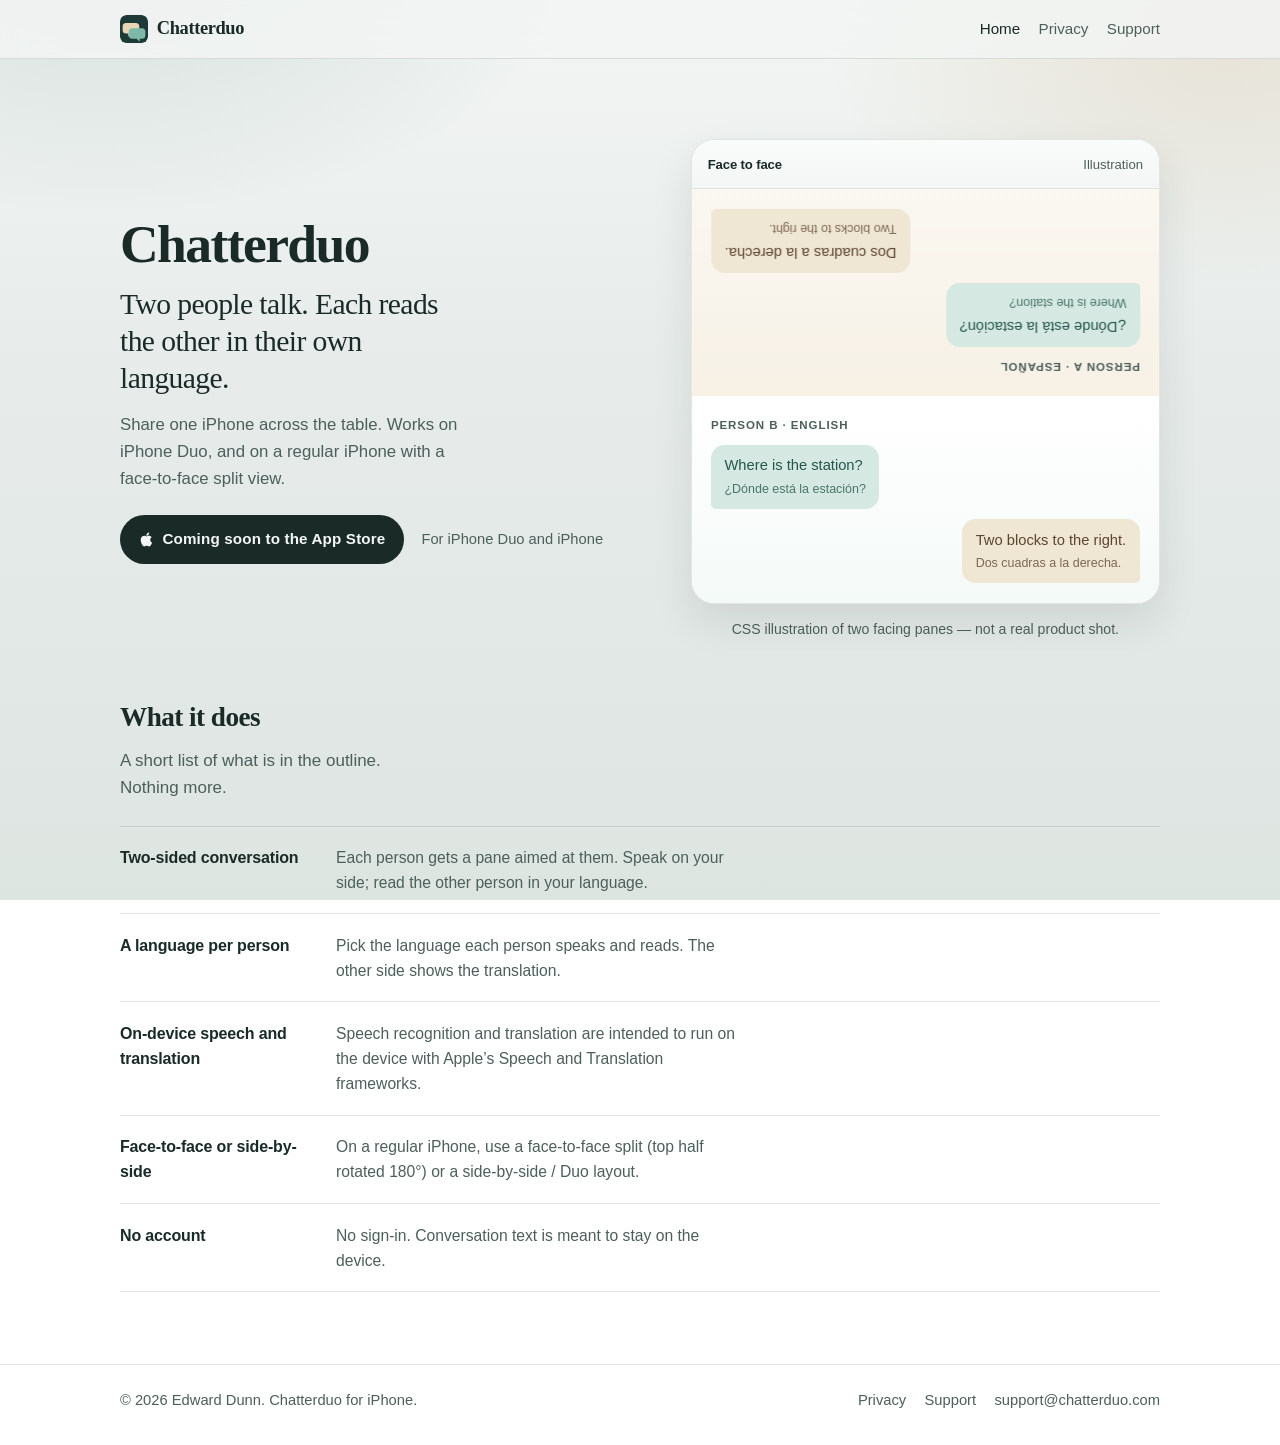
<file: index.html>
<!DOCTYPE html>
<html lang="en">
<head>
  <meta charset="utf-8">
  <meta name="viewport" content="width=device-width, initial-scale=1">
  <title>Chatterduo — talk across one iPhone, each in your own language</title>
  <meta name="description" content="Chatterduo lets two people talk across one iPhone. Each person reads the conversation in their own language. Works on iPhone Duo and regular iPhone. Coming soon to the App Store.">
  <link rel="canonical" href="https://erdtheturd.github.io/chatterduo/">
  <!-- When https://chatterduo.com is live, point canonical / OG / Twitter URLs there. -->
  <meta name="theme-color" content="#e7ecea">

  <meta property="og:type" content="website">
  <meta property="og:site_name" content="Chatterduo">
  <meta property="og:locale" content="en_US">
  <meta property="og:url" content="https://erdtheturd.github.io/chatterduo/">
  <meta property="og:title" content="Chatterduo — talk across one iPhone, each in your own language">
  <meta property="og:description" content="Two people, one iPhone. Each reads the other in their own language. For iPhone Duo and regular iPhone.">
  <meta property="og:image" content="https://erdtheturd.github.io/chatterduo/assets/favicon.svg">
  <meta property="og:image:alt" content="Chatterduo mark">

  <meta name="twitter:card" content="summary">
  <meta name="twitter:title" content="Chatterduo — talk across one iPhone, each in your own language">
  <meta name="twitter:description" content="Two people, one iPhone. Each reads the other in their own language. For iPhone Duo and regular iPhone.">
  <meta name="twitter:image" content="https://erdtheturd.github.io/chatterduo/assets/favicon.svg">

  <link rel="icon" href="assets/favicon.svg" type="image/svg+xml">
  <link rel="apple-touch-icon" href="assets/favicon.svg">
  <link rel="stylesheet" href="assets/styles.css">
</head>
<body>
  <a class="skip" href="#main">Skip to content</a>

  <header class="site-header">
    <nav class="nav" aria-label="Primary">
      <a class="brand" href="./" aria-current="page">
        <img class="brand-mark" src="assets/favicon.svg" width="28" height="28" alt="">
        <span>Chatterduo</span>
      </a>
      <ul class="nav-links">
        <li><a href="./" aria-current="page">Home</a></li>
        <li><a href="privacy.html">Privacy</a></li>
        <li><a href="support.html">Support</a></li>
      </ul>
    </nav>
  </header>

  <main id="main">
    <section class="hero">
      <div class="wrap hero-inner">
        <div class="hero-copy">
          <p class="wordmark">Chatterduo</p>
          <h1>Two people talk. Each reads the other in their own language.</h1>
          <p class="lede">Share one iPhone across the table. Works on iPhone Duo, and on a regular iPhone with a face-to-face split view.</p>
          <div class="hero-cta">
            <a class="btn-soon" href="#" aria-label="Coming soon to the App Store">
              <svg viewBox="0 0 24 24" aria-hidden="true" focusable="false">
                <path fill="currentColor" d="M18.71 19.5c-.83 1.24-1.71 2.45-3.05 2.47-1.34.03-1.77-.79-3.29-.79-1.53 0-2 .77-3.27.82-1.31.05-2.3-1.32-3.14-2.53C4.25 17 2.94 12.45 4.7 9.39c.87-1.52 2.43-2.48 4.12-2.51 1.28-.02 2.5.87 3.29.87.78 0 2.26-1.07 3.81-.91.65.03 2.47.26 3.64 1.98-.09.06-2.17 1.28-2.15 3.81.03 3.02 2.65 4.03 2.68 4.04-.03.07-.42 1.44-1.38 2.83M13 3.5c.73-.83 1.94-1.46 2.94-1.5.13 1.17-.34 2.35-1.04 3.19-.69.85-1.83 1.51-2.95 1.42-.15-1.15.41-2.35 1.05-3.11z"/>
              </svg>
              Coming soon to the App Store
            </a>
            <p class="device-note">For iPhone Duo and iPhone</p>
          </div>
        </div>

        <div>
          <figure class="device" aria-label="Illustration of a face-to-face conversation view. Not a product screenshot.">
            <div class="device-chrome">
              <strong>Face to face</strong>
              <span>Illustration</span>
            </div>
            <div class="face-stage">
              <div class="pane pane-top">
                <p class="pane-label">Person A · Español</p>
                <div class="bubble bubble-a">¿Dónde está la estación?<small>Where is the station?</small></div>
                <div class="bubble bubble-b">Dos cuadras a la derecha.<small>Two blocks to the right.</small></div>
              </div>
              <div class="pane pane-bottom">
                <p class="pane-label">Person B · English</p>
                <div class="bubble bubble-a">Where is the station?<small>¿Dónde está la estación?</small></div>
                <div class="bubble bubble-b">Two blocks to the right.<small>Dos cuadras a la derecha.</small></div>
              </div>
            </div>
          </figure>
          <p class="caption">CSS illustration of two facing panes — not a real product shot.</p>
        </div>
      </div>
    </section>

    <section class="features" id="features" aria-labelledby="features-title">
      <div class="wrap">
        <div class="features-head">
          <h2 id="features-title">What it does</h2>
          <p>A short list of what is in the outline. Nothing more.</p>
        </div>
        <ul class="feature-list">
          <li>
            <h3>Two-sided conversation</h3>
            <p>Each person gets a pane aimed at them. Speak on your side; read the other person in your language.</p>
          </li>
          <li>
            <h3>A language per person</h3>
            <p>Pick the language each person speaks and reads. The other side shows the translation.</p>
          </li>
          <li>
            <h3>On-device speech and translation</h3>
            <p>Speech recognition and translation are intended to run on the device with Apple’s Speech and Translation frameworks.</p>
          </li>
          <li>
            <h3>Face-to-face or side-by-side</h3>
            <p>On a regular iPhone, use a face-to-face split (top half rotated 180°) or a side-by-side / Duo layout.</p>
          </li>
          <li>
            <h3>No account</h3>
            <p>No sign-in. Conversation text is meant to stay on the device.</p>
          </li>
        </ul>
      </div>
    </section>
  </main>

  <footer class="site-footer">
    <div class="wrap footer-inner">
      <p>&copy; 2026 Edward Dunn. Chatterduo for iPhone.</p>
      <div class="footer-links">
        <a href="privacy.html">Privacy</a>
        <a href="support.html">Support</a>
        <a href="mailto:support@chatterduo.com">support@chatterduo.com</a>
      </div>
    </div>
  </footer>
</body>
</html>
</file>
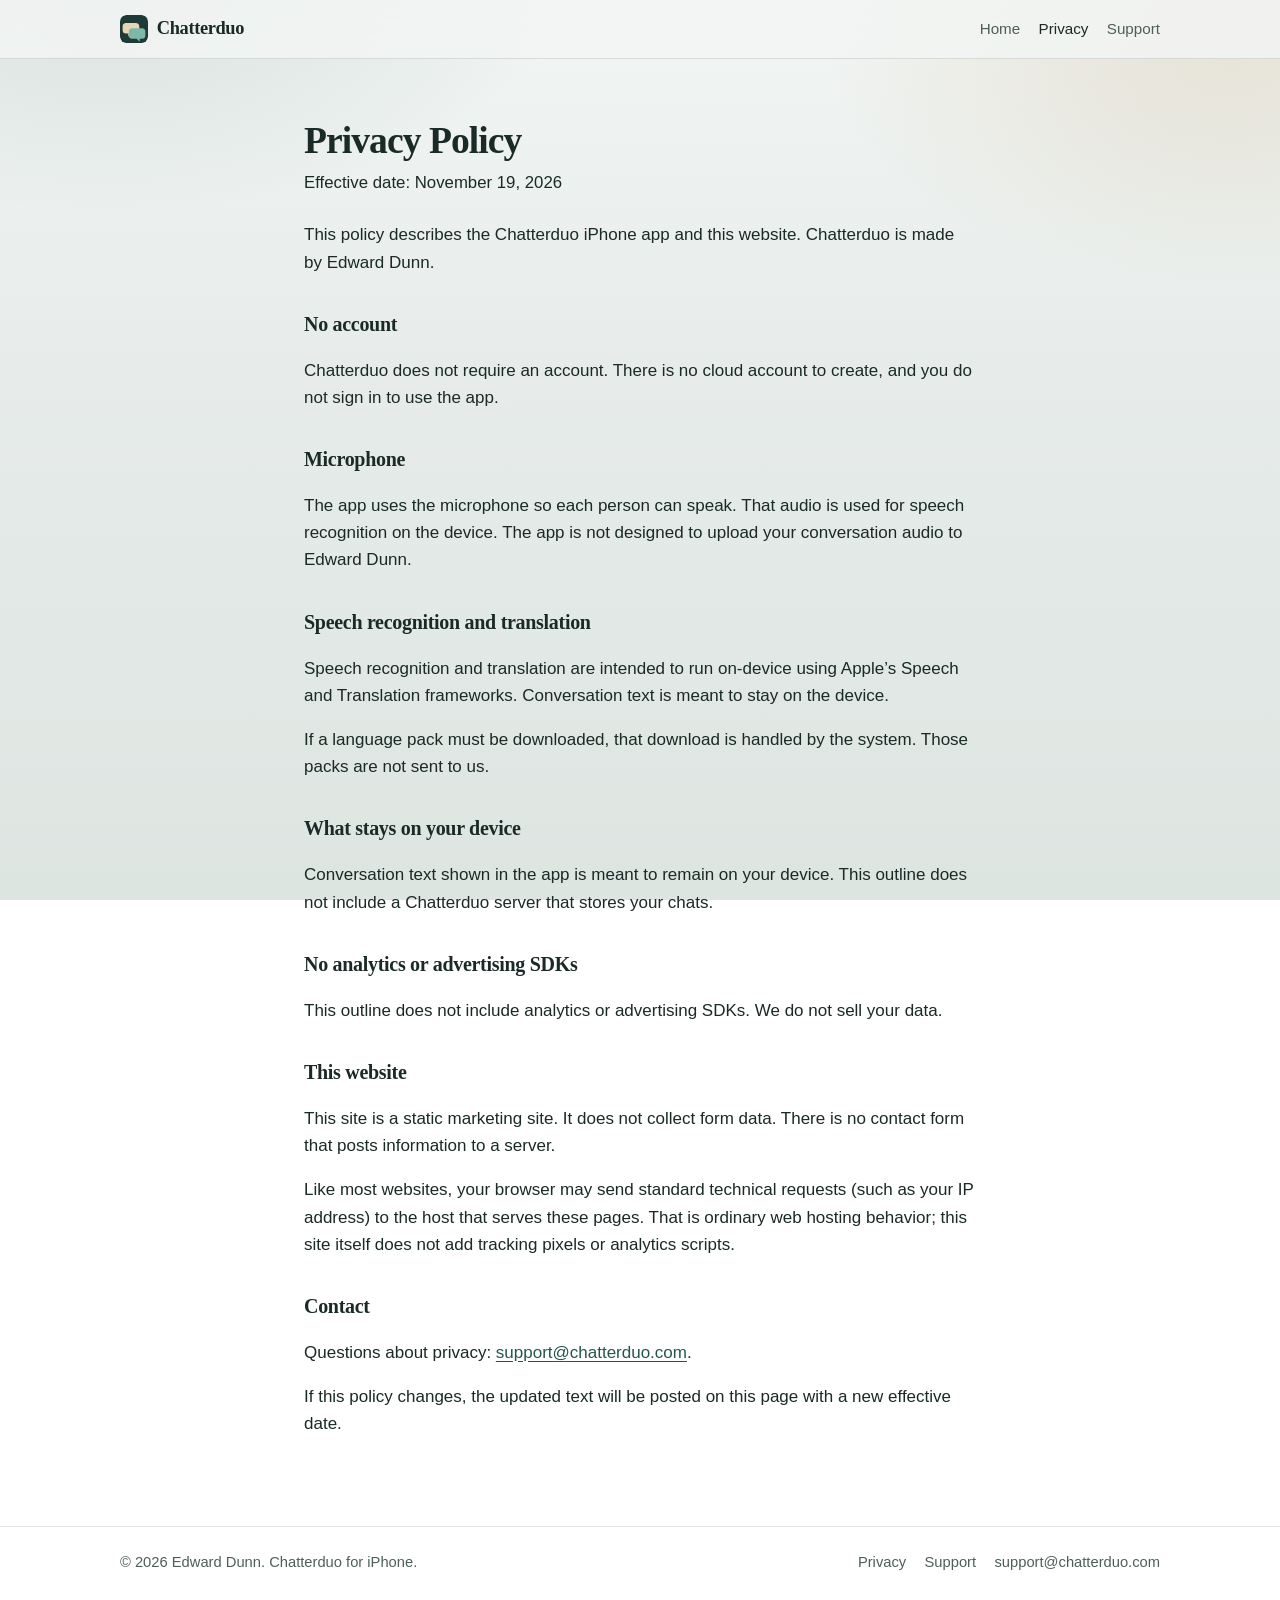
<file: privacy.html>
<!DOCTYPE html>
<html lang="en">
<head>
  <meta charset="utf-8">
  <meta name="viewport" content="width=device-width, initial-scale=1">
  <title>Privacy Policy — Chatterduo</title>
  <meta name="description" content="Chatterduo privacy policy: microphone for speech, on-device recognition and translation, no account, no analytics or ads in this outline.">
  <link rel="canonical" href="https://erdtheturd.github.io/chatterduo/privacy.html">
  <!-- When https://chatterduo.com is live, point canonical / OG / Twitter URLs there. -->
  <meta name="theme-color" content="#e7ecea">

  <meta property="og:type" content="website">
  <meta property="og:site_name" content="Chatterduo">
  <meta property="og:locale" content="en_US">
  <meta property="og:url" content="https://erdtheturd.github.io/chatterduo/privacy.html">
  <meta property="og:title" content="Privacy Policy — Chatterduo">
  <meta property="og:description" content="Microphone for speech, on-device recognition and translation, no account, no analytics or ads in this outline.">
  <meta property="og:image" content="https://erdtheturd.github.io/chatterduo/assets/favicon.svg">
  <meta property="og:image:alt" content="Chatterduo mark">

  <meta name="twitter:card" content="summary">
  <meta name="twitter:title" content="Privacy Policy — Chatterduo">
  <meta name="twitter:description" content="Microphone for speech, on-device recognition and translation, no account, no analytics or ads in this outline.">
  <meta name="twitter:image" content="https://erdtheturd.github.io/chatterduo/assets/favicon.svg">

  <link rel="icon" href="assets/favicon.svg" type="image/svg+xml">
  <link rel="apple-touch-icon" href="assets/favicon.svg">
  <link rel="stylesheet" href="assets/styles.css">
</head>
<body>
  <a class="skip" href="#main">Skip to content</a>

  <header class="site-header">
    <nav class="nav" aria-label="Primary">
      <a class="brand" href="./">
        <img class="brand-mark" src="assets/favicon.svg" width="28" height="28" alt="">
        <span>Chatterduo</span>
      </a>
      <ul class="nav-links">
        <li><a href="./">Home</a></li>
        <li><a href="privacy.html" aria-current="page">Privacy</a></li>
        <li><a href="support.html">Support</a></li>
      </ul>
    </nav>
  </header>

  <main id="main" class="page">
    <div class="page-narrow">
      <h1>Privacy Policy</h1>
      <p class="lede">Effective date: November 19, 2026</p>

      <p>This policy describes the Chatterduo iPhone app and this website. Chatterduo is made by Edward Dunn.</p>

      <h2>No account</h2>
      <p>Chatterduo does not require an account. There is no cloud account to create, and you do not sign in to use the app.</p>

      <h2>Microphone</h2>
      <p>The app uses the microphone so each person can speak. That audio is used for speech recognition on the device. The app is not designed to upload your conversation audio to Edward Dunn.</p>

      <h2>Speech recognition and translation</h2>
      <p>Speech recognition and translation are intended to run on-device using Apple’s Speech and Translation frameworks. Conversation text is meant to stay on the device.</p>
      <p>If a language pack must be downloaded, that download is handled by the system. Those packs are not sent to us.</p>

      <h2>What stays on your device</h2>
      <p>Conversation text shown in the app is meant to remain on your device. This outline does not include a Chatterduo server that stores your chats.</p>

      <h2>No analytics or advertising SDKs</h2>
      <p>This outline does not include analytics or advertising SDKs. We do not sell your data.</p>

      <h2>This website</h2>
      <p>This site is a static marketing site. It does not collect form data. There is no contact form that posts information to a server.</p>
      <p>Like most websites, your browser may send standard technical requests (such as your IP address) to the host that serves these pages. That is ordinary web hosting behavior; this site itself does not add tracking pixels or analytics scripts.</p>

      <h2>Contact</h2>
      <p>Questions about privacy: <a href="mailto:support@chatterduo.com">support@chatterduo.com</a>.</p>

      <p>If this policy changes, the updated text will be posted on this page with a new effective date.</p>
    </div>
  </main>

  <footer class="site-footer">
    <div class="wrap footer-inner">
      <p>&copy; 2026 Edward Dunn. Chatterduo for iPhone.</p>
      <div class="footer-links">
        <a href="privacy.html">Privacy</a>
        <a href="support.html">Support</a>
        <a href="mailto:support@chatterduo.com">support@chatterduo.com</a>
      </div>
    </div>
  </footer>
</body>
</html>
</file>
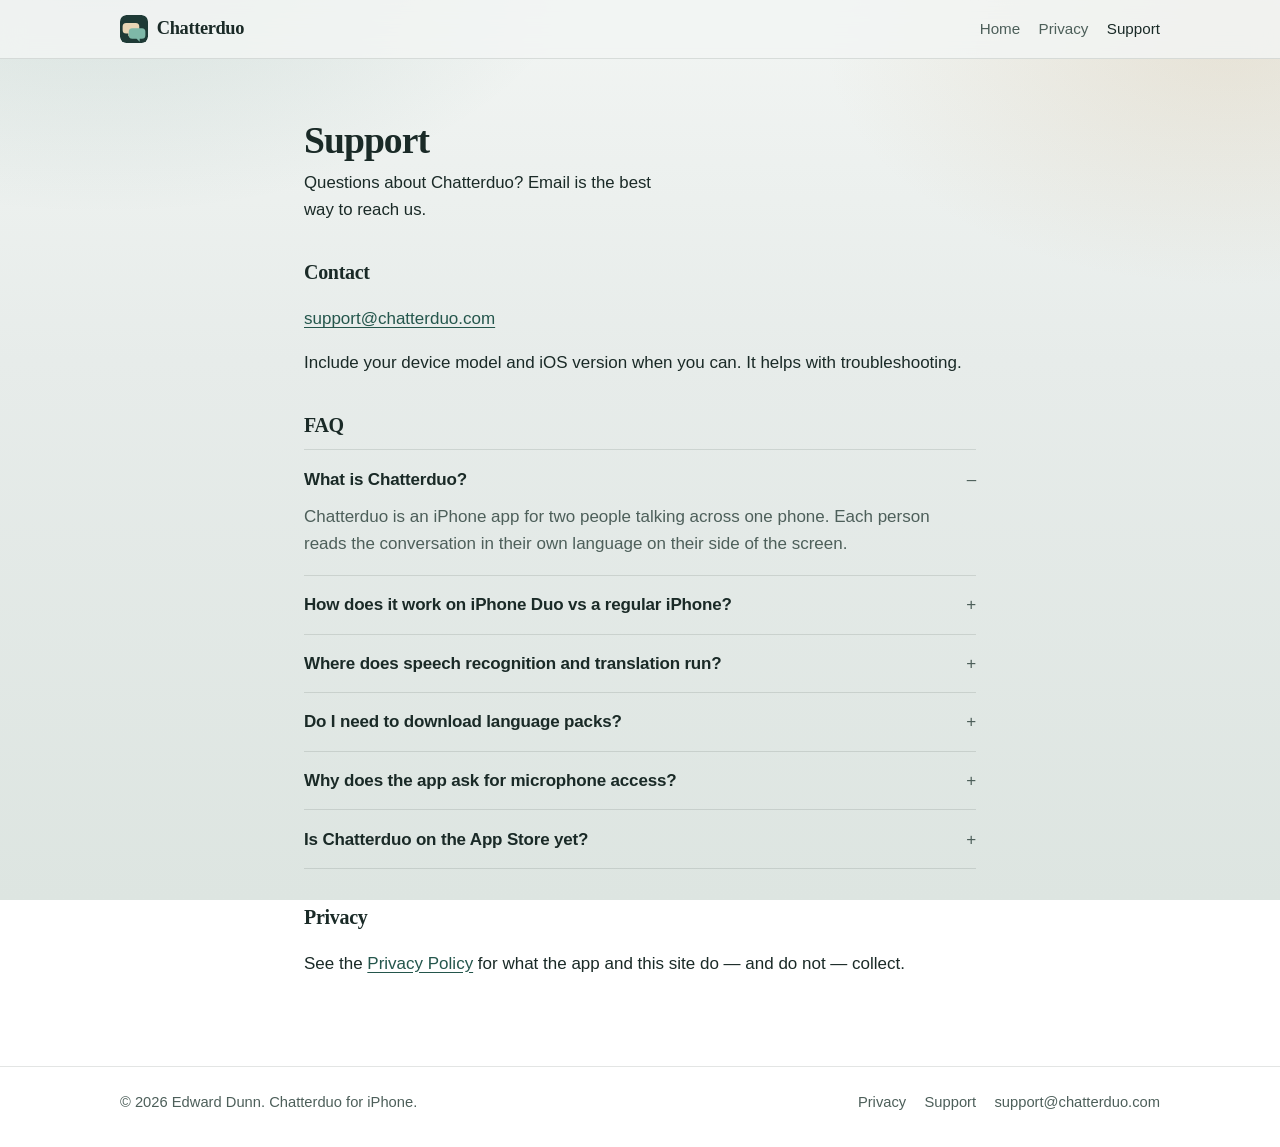
<file: support.html>
<!DOCTYPE html>
<html lang="en">
<head>
  <meta charset="utf-8">
  <meta name="viewport" content="width=device-width, initial-scale=1">
  <title>Support — Chatterduo</title>
  <meta name="description" content="Chatterduo support and FAQ. Contact support@chatterduo.com. Duo vs regular iPhone, on-device speech and translation, language packs, mic permission.">
  <link rel="canonical" href="https://erdtheturd.github.io/chatterduo/support.html">
  <!-- When https://chatterduo.com is live, point canonical / OG / Twitter URLs there. -->
  <meta name="theme-color" content="#e7ecea">

  <meta property="og:type" content="website">
  <meta property="og:site_name" content="Chatterduo">
  <meta property="og:locale" content="en_US">
  <meta property="og:url" content="https://erdtheturd.github.io/chatterduo/support.html">
  <meta property="og:title" content="Support — Chatterduo">
  <meta property="og:description" content="Contact support@chatterduo.com. FAQ on Duo layout, on-device translation, language packs, and mic permission.">
  <meta property="og:image" content="https://erdtheturd.github.io/chatterduo/assets/favicon.svg">
  <meta property="og:image:alt" content="Chatterduo mark">

  <meta name="twitter:card" content="summary">
  <meta name="twitter:title" content="Support — Chatterduo">
  <meta name="twitter:description" content="Contact support@chatterduo.com. FAQ on Duo layout, on-device translation, language packs, and mic permission.">
  <meta name="twitter:image" content="https://erdtheturd.github.io/chatterduo/assets/favicon.svg">

  <link rel="icon" href="assets/favicon.svg" type="image/svg+xml">
  <link rel="apple-touch-icon" href="assets/favicon.svg">
  <link rel="stylesheet" href="assets/styles.css">
</head>
<body>
  <a class="skip" href="#main">Skip to content</a>

  <header class="site-header">
    <nav class="nav" aria-label="Primary">
      <a class="brand" href="./">
        <img class="brand-mark" src="assets/favicon.svg" width="28" height="28" alt="">
        <span>Chatterduo</span>
      </a>
      <ul class="nav-links">
        <li><a href="./">Home</a></li>
        <li><a href="privacy.html">Privacy</a></li>
        <li><a href="support.html" aria-current="page">Support</a></li>
      </ul>
    </nav>
  </header>

  <main id="main" class="page">
    <div class="page-narrow">
      <h1>Support</h1>
      <p class="lede">Questions about Chatterduo? Email is the best way to reach us.</p>

      <h2>Contact</h2>
      <p><a href="mailto:support@chatterduo.com">support@chatterduo.com</a></p>
      <p>Include your device model and iOS version when you can. It helps with troubleshooting.</p>

      <h2>FAQ</h2>
      <div class="faq">
        <details open>
          <summary>What is Chatterduo?</summary>
          <p>Chatterduo is an iPhone app for two people talking across one phone. Each person reads the conversation in their own language on their side of the screen.</p>
        </details>
        <details>
          <summary>How does it work on iPhone Duo vs a regular iPhone?</summary>
          <p>On iPhone Duo, the two panes can sit in a Duo / side-by-side layout. On a regular iPhone, you can use a face-to-face split (top half rotated 180° so someone across the table can read) or switch to a side-by-side layout.</p>
        </details>
        <details>
          <summary>Where does speech recognition and translation run?</summary>
          <p>They are intended to run on-device with Apple’s Speech and Translation frameworks. Conversation text is meant to stay on the device.</p>
        </details>
        <details>
          <summary>Do I need to download language packs?</summary>
          <p>Some languages may need a system language pack. That download is handled by the system and is not sent to us.</p>
        </details>
        <details>
          <summary>Why does the app ask for microphone access?</summary>
          <p>So each person can speak. The microphone is used for speech recognition. See the <a href="privacy.html">Privacy Policy</a> for more detail.</p>
        </details>
        <details>
          <summary>Is Chatterduo on the App Store yet?</summary>
          <p>Not yet. It is coming soon to the App Store. This site is an outline while the app is still being finished.</p>
        </details>
      </div>

      <h2>Privacy</h2>
      <p>See the <a href="privacy.html">Privacy Policy</a> for what the app and this site do — and do not — collect.</p>
    </div>
  </main>

  <footer class="site-footer">
    <div class="wrap footer-inner">
      <p>&copy; 2026 Edward Dunn. Chatterduo for iPhone.</p>
      <div class="footer-links">
        <a href="privacy.html">Privacy</a>
        <a href="support.html">Support</a>
        <a href="mailto:support@chatterduo.com">support@chatterduo.com</a>
      </div>
    </div>
  </footer>
</body>
</html>
</file>
<file: assets/styles.css>
/* Chatterduo marketing site — static, plain, product-studio. */

:root {
  --bg: #e7ecea;
  --bg-elevated: #f2f5f3;
  --ink: #1a2a27;
  --muted: #4d5f5a;
  --line: rgba(26, 42, 39, 0.12);
  --accent: #2f6b5f;
  --accent-soft: #d5e8e2;
  --accent-ink: #24564c;
  --warm: #c4a574;
  --warm-soft: #f0e6d4;
  --panel: #ffffff;
  --panel-b: #f7f1e6;
  --shade-a: rgba(47, 107, 95, 0.16);
  --shade-b: rgba(196, 165, 116, 0.22);
  --max: 1040px;
  --pad: clamp(1.25rem, 4vw, 2.5rem);
  --radius: 1.1rem;
  --font: "Avenir Next", Avenir, "Segoe UI", "Helvetica Neue", Helvetica, sans-serif;
  --display: "Iowan Old Style", "Palatino Linotype", Palatino, "Book Antiqua", Georgia, serif;
  --theme-color: #e7ecea;
}

*,
*::before,
*::after {
  box-sizing: border-box;
}

html {
  scroll-behavior: smooth;
}

@media (prefers-reduced-motion: reduce) {
  html {
    scroll-behavior: auto;
  }

  *,
  *::before,
  *::after {
    animation: none !important;
    transition: none !important;
  }
}

body {
  margin: 0;
  color: var(--ink);
  background:
    radial-gradient(900px 520px at 8% -8%, var(--shade-a), transparent 55%),
    radial-gradient(780px 480px at 96% 4%, var(--shade-b), transparent 52%),
    linear-gradient(180deg, var(--bg-elevated) 0%, var(--bg) 40%, #dde5e1 100%);
  background-attachment: fixed;
  font: 17px/1.6 var(--font);
  -webkit-font-smoothing: antialiased;
  text-rendering: optimizeLegibility;
  min-height: 100vh;
}

img,
svg {
  max-width: 100%;
  height: auto;
  vertical-align: middle;
}

a {
  color: var(--accent-ink);
  text-underline-offset: 0.16em;
}

a:hover {
  color: var(--accent);
}

a:focus-visible {
  outline: 2px solid var(--accent);
  outline-offset: 3px;
  border-radius: 3px;
}

.skip {
  position: absolute;
  left: -9999px;
  top: 0;
}

.skip:focus {
  left: var(--pad);
  top: 0.75rem;
  z-index: 100;
  background: var(--ink);
  color: var(--bg);
  padding: 0.5rem 0.75rem;
  text-decoration: none;
}

.wrap {
  width: min(100% - 2 * var(--pad), var(--max));
  margin-inline: auto;
}

/* Header */

.site-header {
  position: sticky;
  top: 0;
  z-index: 20;
  backdrop-filter: blur(12px);
  -webkit-backdrop-filter: blur(12px);
  background: color-mix(in srgb, var(--bg-elevated) 84%, transparent);
  border-bottom: 1px solid var(--line);
}

.nav {
  display: flex;
  align-items: center;
  justify-content: space-between;
  gap: 1rem;
  padding: 0.9rem 0;
  width: min(100% - 2 * var(--pad), var(--max));
  margin-inline: auto;
}

.brand {
  display: inline-flex;
  align-items: center;
  gap: 0.55rem;
  color: var(--ink);
  text-decoration: none;
  font-family: var(--display);
  font-weight: 600;
  font-size: 1.15rem;
  letter-spacing: -0.02em;
}

.brand:hover {
  color: var(--ink);
}

.brand-mark {
  flex: none;
  width: 1.75rem;
  height: 1.75rem;
  border-radius: 0.4rem;
}

.nav-links {
  display: flex;
  gap: 1.15rem;
  list-style: none;
  margin: 0;
  padding: 0;
  font-size: 0.95rem;
}

.nav-links a {
  color: var(--muted);
  text-decoration: none;
}

.nav-links a:hover,
.nav-links a[aria-current="page"] {
  color: var(--ink);
}

/* Hero */

.hero {
  padding: clamp(2.75rem, 8vw, 5rem) 0 clamp(2.25rem, 5vw, 3.5rem);
}

.hero-inner {
  display: grid;
  gap: clamp(2rem, 5vw, 3.25rem);
  align-items: center;
}

@media (min-width: 860px) {
  .hero-inner {
    grid-template-columns: 1.05fr 0.95fr;
  }
}

.wordmark {
  margin: 0 0 0.85rem;
  font-family: var(--display);
  font-size: clamp(2.4rem, 6vw, 3.35rem);
  font-weight: 600;
  letter-spacing: -0.03em;
  line-height: 1.05;
  color: var(--ink);
}

.hero h1 {
  margin: 0 0 1rem;
  font-family: var(--display);
  font-size: clamp(1.45rem, 3.2vw, 1.85rem);
  font-weight: 500;
  letter-spacing: -0.02em;
  line-height: 1.25;
  color: var(--ink);
  max-width: 22ch;
}

.lede {
  margin: 0 0 1.35rem;
  color: var(--muted);
  font-size: 1.05rem;
  max-width: 38ch;
}

.hero-cta {
  display: flex;
  flex-wrap: wrap;
  align-items: center;
  gap: 0.85rem 1.1rem;
}

.btn-soon {
  display: inline-flex;
  align-items: center;
  justify-content: center;
  gap: 0.45rem;
  padding: 0.78rem 1.15rem;
  border-radius: 999px;
  background: var(--ink);
  color: #f4f7f5;
  text-decoration: none;
  font-size: 0.95rem;
  font-weight: 600;
  letter-spacing: 0.01em;
  transition: transform 180ms ease, background 180ms ease;
}

.btn-soon:hover {
  background: #243833;
  color: #f4f7f5;
  transform: translateY(-1px);
}

.btn-soon svg {
  width: 1.05rem;
  height: 1.05rem;
}

.device-note {
  margin: 0;
  color: var(--muted);
  font-size: 0.92rem;
}

/* Phone illustration */

.hero-copy {
  animation: rise 650ms ease both;
}

.device {
  margin: 0;
  background: var(--panel);
  border: 1px solid var(--line);
  border-radius: calc(var(--radius) + 0.35rem);
  box-shadow:
    0 1px 0 rgba(255, 255, 255, 0.7) inset,
    0 18px 40px rgba(26, 42, 39, 0.1);
  overflow: hidden;
  animation: rise 750ms 80ms ease both;
}

.bubble-a {
  animation: soft-in 700ms 220ms ease both;
}

.bubble-b {
  animation: soft-in 700ms 380ms ease both;
}

@keyframes rise {
  from {
    opacity: 0;
    transform: translateY(12px);
  }
  to {
    opacity: 1;
    transform: none;
  }
}

@keyframes soft-in {
  from {
    opacity: 0;
    transform: translateY(6px);
  }
  to {
    opacity: 1;
    transform: none;
  }
}

.device-chrome {
  display: flex;
  justify-content: space-between;
  align-items: center;
  gap: 0.75rem;
  padding: 0.85rem 1rem;
  border-bottom: 1px solid var(--line);
  background: linear-gradient(180deg, #fafcfb, #f3f6f4);
  font-size: 0.82rem;
  color: var(--muted);
}

.device-chrome strong {
  color: var(--ink);
  font-weight: 650;
  letter-spacing: -0.01em;
}

.face-stage {
  display: grid;
  grid-template-rows: 1fr 1fr;
  min-height: 380px;
  background:
    linear-gradient(180deg, transparent 49.5%, var(--line) 49.5%, var(--line) 50.5%, transparent 50.5%);
}

.pane {
  display: flex;
  flex-direction: column;
  justify-content: center;
  gap: 0.65rem;
  padding: 1.25rem 1.2rem;
}

.pane-top {
  background: linear-gradient(180deg, var(--panel-b), #fbf8f2);
  transform: rotate(180deg);
}

.pane-bottom {
  background: linear-gradient(0deg, #f4faf7, var(--panel));
}

.pane-label {
  margin: 0;
  font-size: 0.72rem;
  font-weight: 650;
  letter-spacing: 0.08em;
  text-transform: uppercase;
  color: var(--muted);
}

.bubble {
  max-width: 88%;
  padding: 0.7rem 0.85rem;
  border-radius: 0.85rem;
  font-size: 0.92rem;
  line-height: 1.35;
}

.bubble-a {
  align-self: flex-start;
  background: var(--accent-soft);
  color: var(--accent-ink);
  border-bottom-left-radius: 0.3rem;
}

.bubble-b {
  align-self: flex-end;
  background: var(--warm-soft);
  color: #5c4630;
  border-bottom-right-radius: 0.3rem;
}

.bubble small {
  display: block;
  margin-top: 0.3rem;
  font-size: 0.78rem;
  opacity: 0.78;
}

.caption {
  margin: 0.85rem 0 0;
  text-align: center;
  font-size: 0.88rem;
  color: var(--muted);
}

/* Features */

.features {
  padding: 0 0 clamp(3rem, 7vw, 4.5rem);
}

.features-head {
  margin: 0 0 1.5rem;
  max-width: 34ch;
}

.features-head h2 {
  margin: 0 0 0.45rem;
  font-family: var(--display);
  font-size: clamp(1.4rem, 3vw, 1.7rem);
  font-weight: 600;
  letter-spacing: -0.02em;
}

.features-head p {
  margin: 0;
  color: var(--muted);
}

.feature-list {
  list-style: none;
  margin: 0;
  padding: 0;
  display: grid;
  gap: 0;
  border-top: 1px solid var(--line);
}

.feature-list li {
  padding: 1.15rem 0;
  border-bottom: 1px solid var(--line);
  display: grid;
  gap: 0.25rem 1.5rem;
}

@media (min-width: 720px) {
  .feature-list li {
    grid-template-columns: 12rem 1fr;
    align-items: baseline;
  }
}

.feature-list h3 {
  margin: 0;
  font-size: 1rem;
  font-weight: 650;
  letter-spacing: -0.01em;
}

.feature-list p {
  margin: 0;
  color: var(--muted);
  font-size: 0.98rem;
  max-width: 46ch;
}

/* Interior pages */

.page {
  padding: clamp(2.5rem, 6vw, 3.75rem) 0 clamp(3rem, 7vw, 4.5rem);
}

.page-narrow {
  width: min(100% - 2 * var(--pad), 42rem);
  margin-inline: auto;
}

.page h1 {
  margin: 0 0 0.5rem;
  font-family: var(--display);
  font-size: clamp(1.9rem, 4vw, 2.35rem);
  font-weight: 600;
  letter-spacing: -0.025em;
  line-height: 1.15;
}

.page h2 {
  margin: 2rem 0 0.55rem;
  font-family: var(--display);
  font-size: 1.25rem;
  font-weight: 600;
  letter-spacing: -0.015em;
}

.page p,
.page li {
  color: var(--ink);
}

.page .lede {
  margin-bottom: 1.5rem;
}

.page ul {
  padding-left: 1.15rem;
}

.page li + li {
  margin-top: 0.45rem;
}

.faq details {
  border-top: 1px solid var(--line);
  padding: 0.95rem 0;
}

.faq details:last-child {
  border-bottom: 1px solid var(--line);
}

.faq summary {
  cursor: pointer;
  font-weight: 650;
  letter-spacing: -0.01em;
  list-style: none;
}

.faq summary::-webkit-details-marker {
  display: none;
}

.faq summary::after {
  content: "+";
  float: right;
  color: var(--muted);
  font-weight: 500;
}

.faq details[open] summary::after {
  content: "–";
}

.faq details p {
  margin: 0.65rem 0 0.15rem;
  color: var(--muted);
}

/* Footer */

.site-footer {
  border-top: 1px solid var(--line);
  padding: 1.5rem 0 2rem;
  color: var(--muted);
  font-size: 0.92rem;
}

.footer-inner {
  display: flex;
  flex-wrap: wrap;
  justify-content: space-between;
  gap: 0.75rem 1.5rem;
}

.footer-inner p {
  margin: 0;
}

.footer-links {
  display: flex;
  flex-wrap: wrap;
  gap: 0.85rem 1.15rem;
}

.footer-links a {
  color: var(--muted);
  text-decoration: none;
}

.footer-links a:hover {
  color: var(--ink);
}

@media (max-width: 520px) {
  .nav-links {
    gap: 0.85rem;
  }

  .face-stage {
    min-height: 340px;
  }

  .bubble {
    font-size: 0.86rem;
  }
}
</file>
